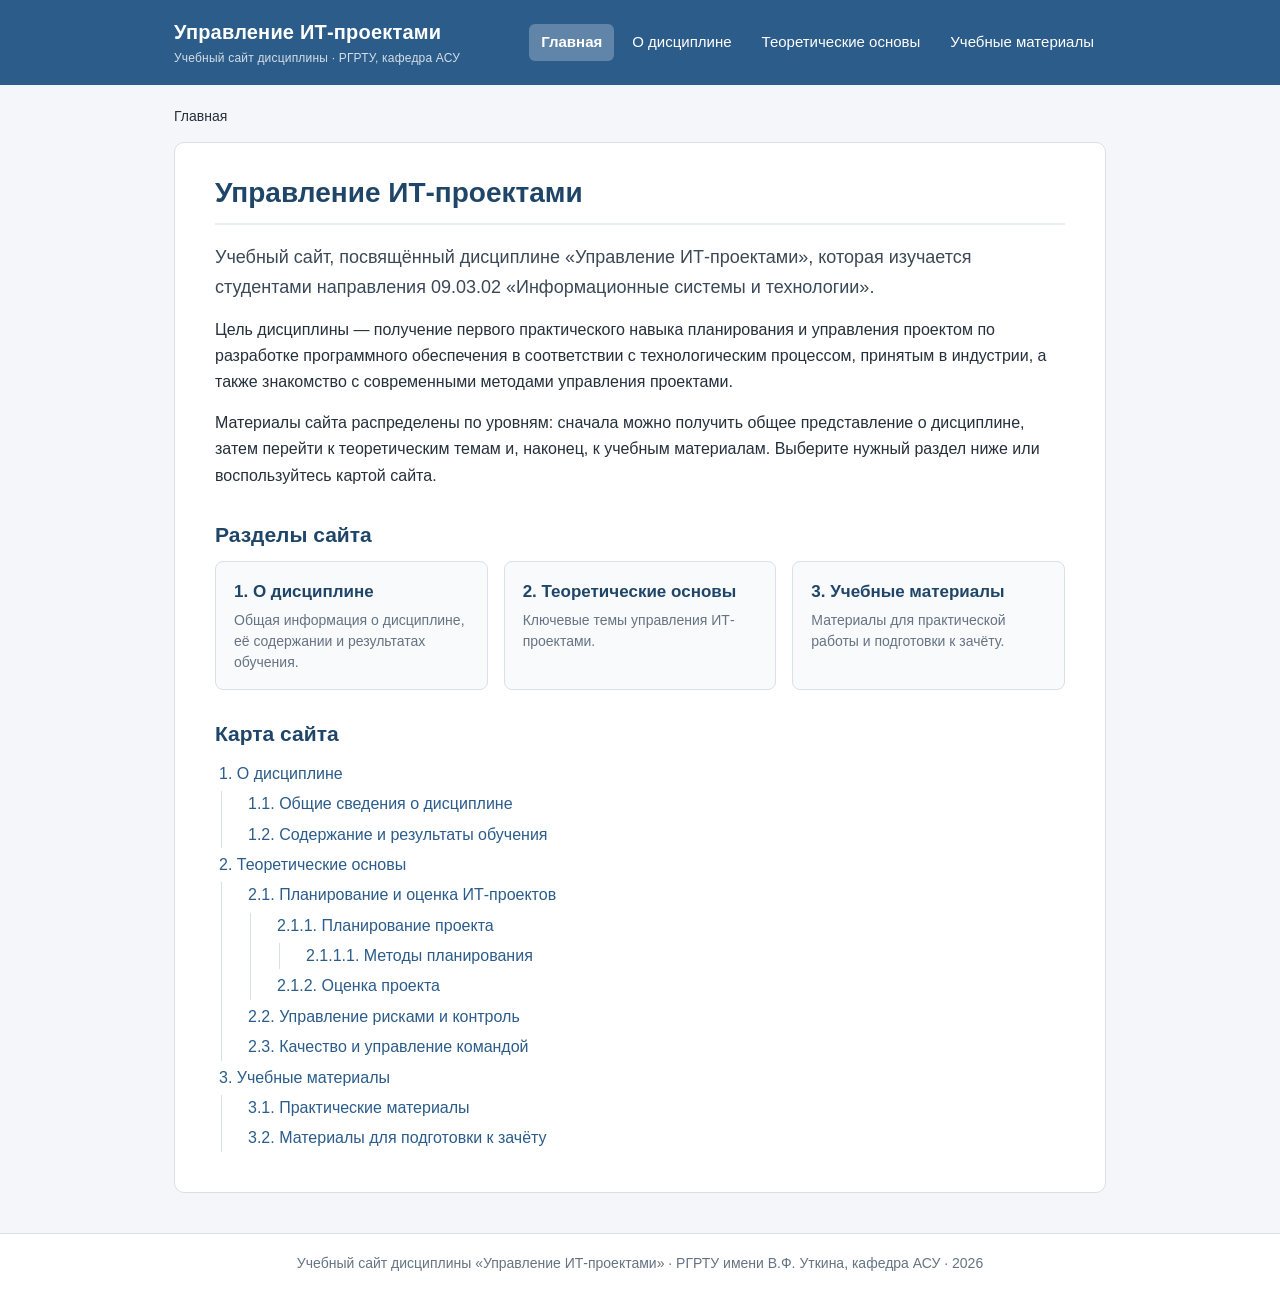
<file: index.html>
<!DOCTYPE html>
<html lang="ru">
<head>
  <meta charset="UTF-8">
  <meta name="viewport" content="width=device-width, initial-scale=1.0">
  <title>Главная — Управление ИТ-проектами</title>
  <link rel="stylesheet" href="css/style.css">
</head>
<body data-page="home" data-root="">
  <header class="site-header" id="site-header"></header>

  <div class="container">
    <nav class="breadcrumbs" id="breadcrumbs" aria-label="Навигационная цепочка"></nav>

    <main class="content">
      <h1>Управление ИТ-проектами</h1>

      <p class="lead">Учебный сайт, посвящённый дисциплине «Управление ИТ-проектами», которая изучается студентами направления 09.03.02 «Информационные системы и технологии».</p>
      <p>Цель дисциплины — получение первого практического навыка планирования и управления проектом по разработке программного обеспечения в соответствии с технологическим процессом, принятым в индустрии, а также знакомство с современными методами управления проектами.</p>
      <p>Материалы сайта распределены по уровням: сначала можно получить общее представление о дисциплине, затем перейти к теоретическим темам и, наконец, к учебным материалам. Выберите нужный раздел ниже или воспользуйтесь картой сайта.</p>


      <noscript>
        <p class="js-error">Для работы навигации по сайту необходимо включить JavaScript в браузере.</p>
      </noscript>

      <div id="page-nav"></div>
      <section>
        <h2>Карта сайта</h2>
        <div id="sitemap"></div>
      </section>
    </main>
  </div>

  <footer class="site-footer">
    Учебный сайт дисциплины «Управление ИТ-проектами» · РГРТУ имени В.Ф. Уткина, кафедра АСУ · 2026
  </footer>

  <script src="js/script.js"></script>
</body>
</html>
</file>
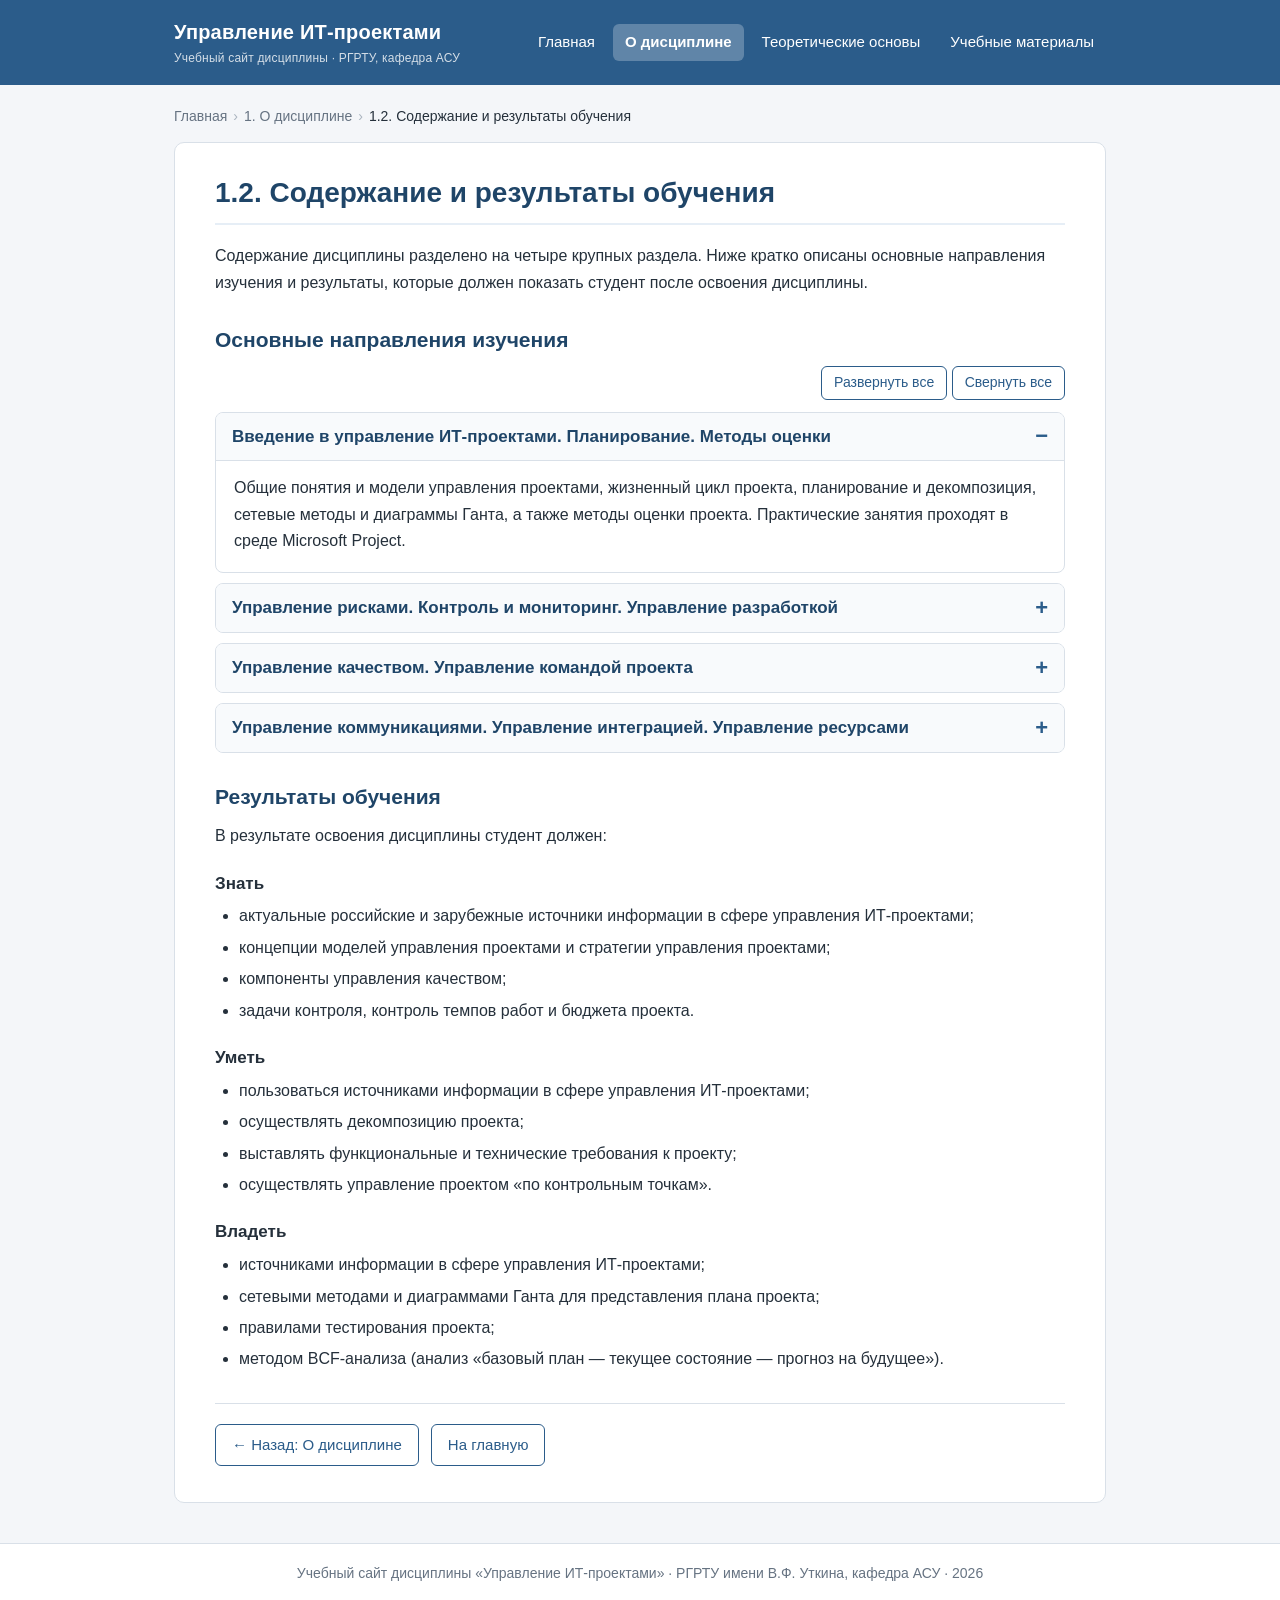
<file: pages/about-content.html>
<!DOCTYPE html>
<html lang="ru">
<head>
  <meta charset="UTF-8">
  <meta name="viewport" content="width=device-width, initial-scale=1.0">
  <title>Содержание и результаты обучения — Управление ИТ-проектами</title>
  <link rel="stylesheet" href="../css/style.css">
</head>
<body data-page="about-content" data-root="../">
  <header class="site-header" id="site-header"></header>

  <div class="container">
    <nav class="breadcrumbs" id="breadcrumbs" aria-label="Навигационная цепочка"></nav>

    <main class="content">
      <h1>1.2. Содержание и результаты обучения</h1>

      <p>Содержание дисциплины разделено на четыре крупных раздела. Ниже кратко описаны основные направления изучения и результаты, которые должен показать студент после освоения дисциплины.</p>

      <h2>Основные направления изучения</h2>
      <div class="spoiler-tools" id="spoiler-tools"></div>

      <section class="spoiler" data-open="true">
        <h3 class="spoiler-title">Введение в управление ИТ-проектами. Планирование. Методы оценки</h3>
        <div class="spoiler-body">
          <p>Общие понятия и модели управления проектами, жизненный цикл проекта, планирование и декомпозиция, сетевые методы и диаграммы Ганта, а также методы оценки проекта. Практические занятия проходят в среде Microsoft Project.</p>
        </div>
      </section>

      <section class="spoiler">
        <h3 class="spoiler-title">Управление рисками. Контроль и мониторинг. Управление разработкой</h3>
        <div class="spoiler-body">
          <p>Идентификация и оценка рисков, стратегии управления ими, контроль темпов работ и бюджета проекта, метод освоенного объёма, подстраховка и буфер проекта.</p>
        </div>
      </section>

      <section class="spoiler">
        <h3 class="spoiler-title">Управление качеством. Управление командой проекта</h3>
        <div class="spoiler-body">
          <p>Планирование качества, требования и критерии приемлемости, тестирование, циклы Шухарта и Деминга; стадии развития команды, лидерство, мотивация, рабочие стили и обратная связь.</p>
        </div>
      </section>

      <section class="spoiler">
        <h3 class="spoiler-title">Управление коммуникациями. Управление интеграцией. Управление ресурсами</h3>
        <div class="spoiler-body">
          <p>Заинтересованные лица и план коммуникаций, системы управления задачами, системы контроля версий (в том числе Git), типы ресурсов и их балансировка с сетевым планом.</p>
        </div>
      </section>

      <h2>Результаты обучения</h2>
      <p>В результате освоения дисциплины студент должен:</p>

      <h3>Знать</h3>
      <ul>
        <li>актуальные российские и зарубежные источники информации в сфере управления ИТ-проектами;</li>
        <li>концепции моделей управления проектами и стратегии управления проектами;</li>
        <li>компоненты управления качеством;</li>
        <li>задачи контроля, контроль темпов работ и бюджета проекта.</li>
      </ul>

      <h3>Уметь</h3>
      <ul>
        <li>пользоваться источниками информации в сфере управления ИТ-проектами;</li>
        <li>осуществлять декомпозицию проекта;</li>
        <li>выставлять функциональные и технические требования к проекту;</li>
        <li>осуществлять управление проектом «по контрольным точкам».</li>
      </ul>

      <h3>Владеть</h3>
      <ul>
        <li>источниками информации в сфере управления ИТ-проектами;</li>
        <li>сетевыми методами и диаграммами Ганта для представления плана проекта;</li>
        <li>правилами тестирования проекта;</li>
        <li>методом BCF-анализа (анализ «базовый план — текущее состояние — прогноз на будущее»).</li>
      </ul>

      <noscript>
        <p class="js-error">Для работы навигации по сайту необходимо включить JavaScript в браузере.</p>
      </noscript>

      <div id="page-nav"></div>

    </main>
  </div>

  <footer class="site-footer">
    Учебный сайт дисциплины «Управление ИТ-проектами» · РГРТУ имени В.Ф. Уткина, кафедра АСУ · 2026
  </footer>

  <script src="../js/script.js"></script>
</body>
</html>
</file>
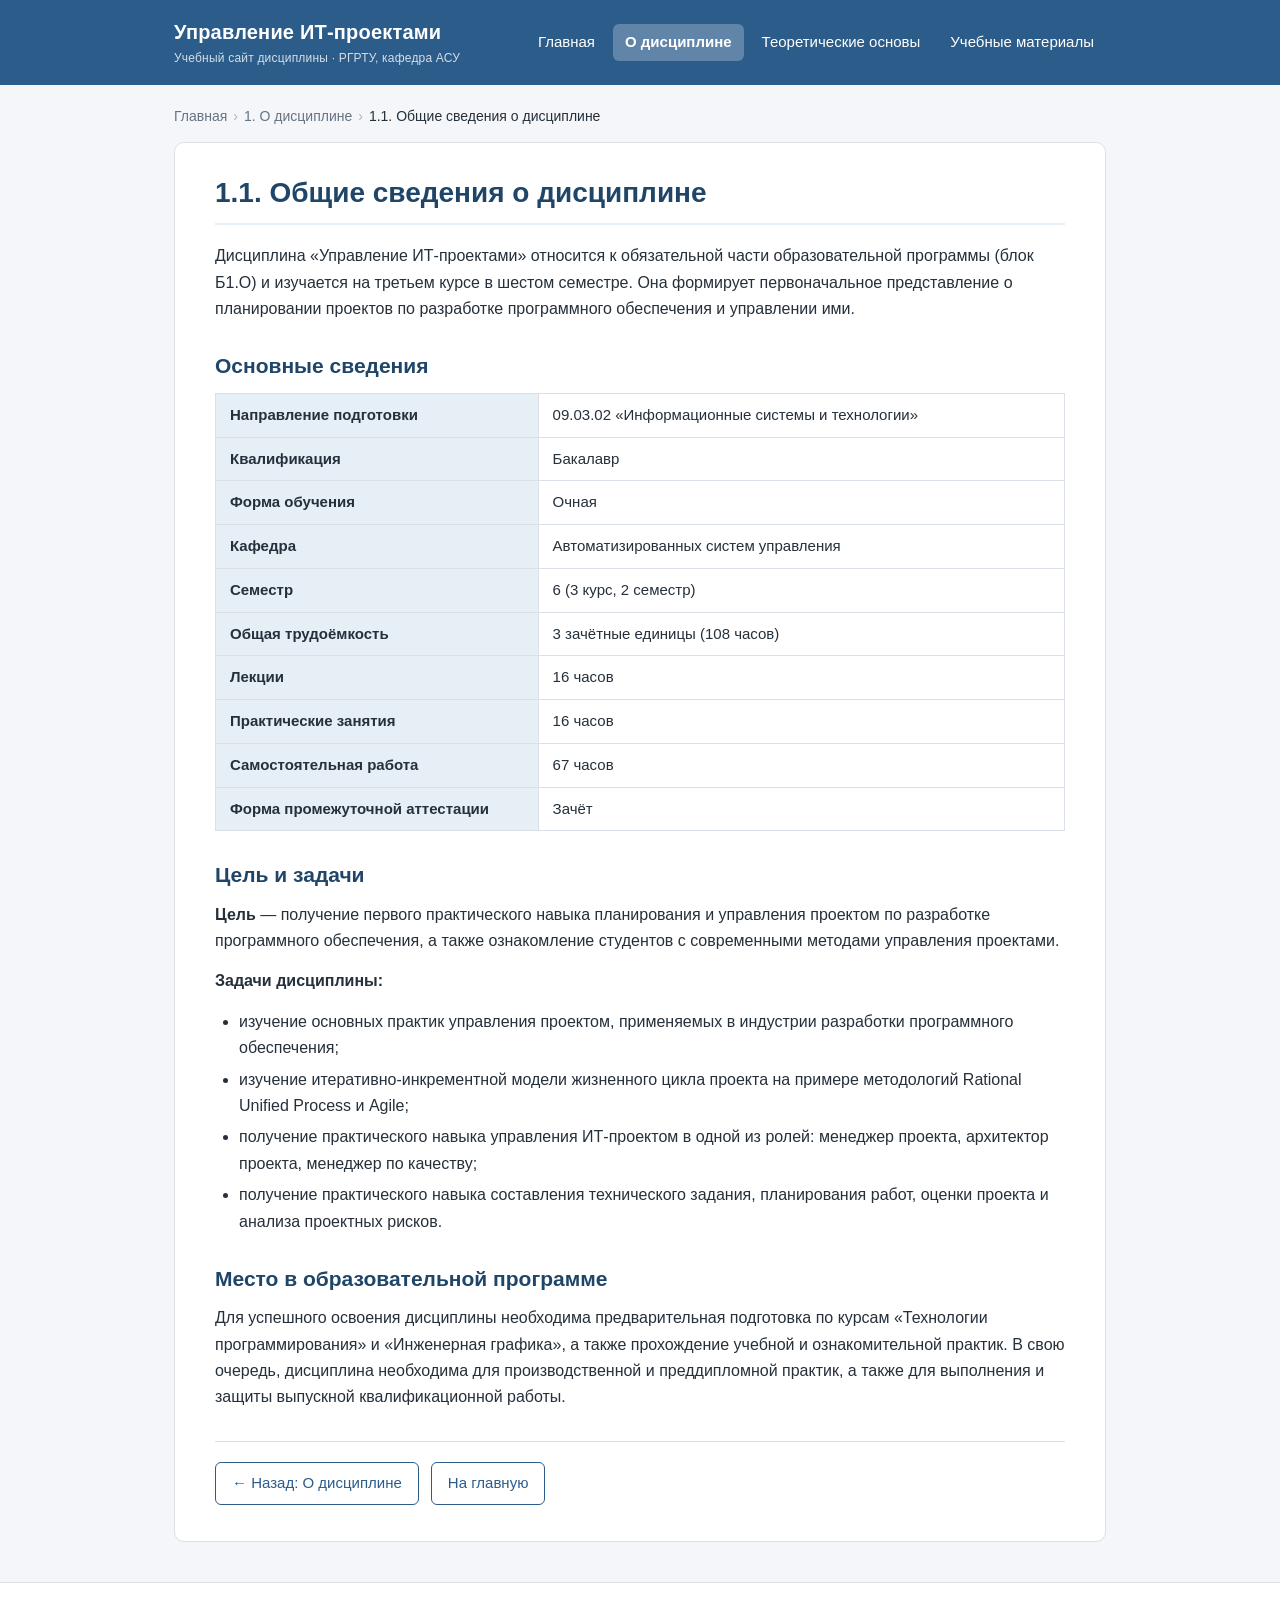
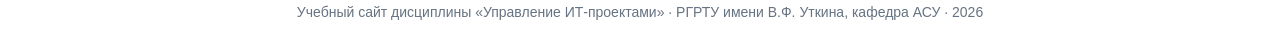
<file: pages/about-general.html>
<!DOCTYPE html>
<html lang="ru">
<head>
  <meta charset="UTF-8">
  <meta name="viewport" content="width=device-width, initial-scale=1.0">
  <title>Общие сведения о дисциплине — Управление ИТ-проектами</title>
  <link rel="stylesheet" href="../css/style.css">
</head>
<body data-page="about-general" data-root="../">
  <header class="site-header" id="site-header"></header>

  <div class="container">
    <nav class="breadcrumbs" id="breadcrumbs" aria-label="Навигационная цепочка"></nav>

    <main class="content">
      <h1>1.1. Общие сведения о дисциплине</h1>

      <p>Дисциплина «Управление ИТ-проектами» относится к обязательной части образовательной программы (блок Б1.О) и изучается на третьем курсе в шестом семестре. Она формирует первоначальное представление о планировании проектов по разработке программного обеспечения и управлении ими.</p>

      <h2>Основные сведения</h2>
      <table class="facts">
        <tr><th>Направление подготовки</th><td>09.03.02 «Информационные системы и технологии»</td></tr>
        <tr><th>Квалификация</th><td>Бакалавр</td></tr>
        <tr><th>Форма обучения</th><td>Очная</td></tr>
        <tr><th>Кафедра</th><td>Автоматизированных систем управления</td></tr>
        <tr><th>Семестр</th><td>6 (3 курс, 2 семестр)</td></tr>
        <tr><th>Общая трудоёмкость</th><td>3 зачётные единицы (108 часов)</td></tr>
        <tr><th>Лекции</th><td>16 часов</td></tr>
        <tr><th>Практические занятия</th><td>16 часов</td></tr>
        <tr><th>Самостоятельная работа</th><td>67 часов</td></tr>
        <tr><th>Форма промежуточной аттестации</th><td>Зачёт</td></tr>
      </table>

      <h2>Цель и задачи</h2>
      <p><strong>Цель</strong> — получение первого практического навыка планирования и управления проектом по разработке программного обеспечения, а также ознакомление студентов с современными методами управления проектами.</p>
      <p><strong>Задачи дисциплины:</strong></p>
      <ul>
        <li>изучение основных практик управления проектом, применяемых в индустрии разработки программного обеспечения;</li>
        <li>изучение итеративно-инкрементной модели жизненного цикла проекта на примере методологий Rational Unified Process и Agile;</li>
        <li>получение практического навыка управления ИТ-проектом в одной из ролей: менеджер проекта, архитектор проекта, менеджер по качеству;</li>
        <li>получение практического навыка составления технического задания, планирования работ, оценки проекта и анализа проектных рисков.</li>
      </ul>

      <h2>Место в образовательной программе</h2>
      <p>Для успешного освоения дисциплины необходима предварительная подготовка по курсам «Технологии программирования» и «Инженерная графика», а также прохождение учебной и ознакомительной практик. В свою очередь, дисциплина необходима для производственной и преддипломной практик, а также для выполнения и защиты выпускной квалификационной работы.</p>

      <noscript>
        <p class="js-error">Для работы навигации по сайту необходимо включить JavaScript в браузере.</p>
      </noscript>

      <div id="page-nav"></div>

    </main>
  </div>

  <footer class="site-footer">
    Учебный сайт дисциплины «Управление ИТ-проектами» · РГРТУ имени В.Ф. Уткина, кафедра АСУ · 2026
  </footer>

  <script src="../js/script.js"></script>
</body>
</html>
</file>
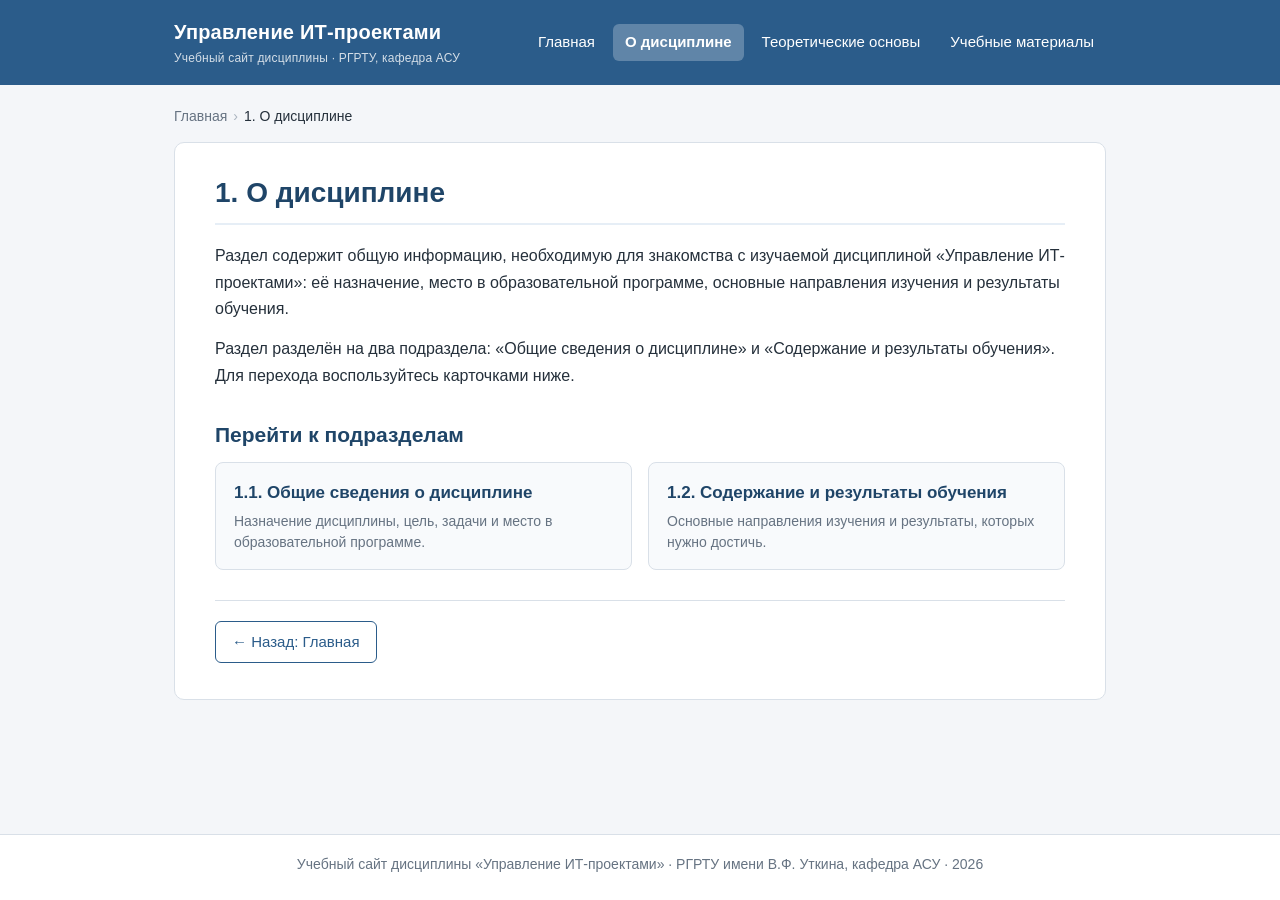
<file: pages/about.html>
<!DOCTYPE html>
<html lang="ru">
<head>
  <meta charset="UTF-8">
  <meta name="viewport" content="width=device-width, initial-scale=1.0">
  <title>О дисциплине — Управление ИТ-проектами</title>
  <link rel="stylesheet" href="../css/style.css">
</head>
<body data-page="about" data-root="../">
  <header class="site-header" id="site-header"></header>

  <div class="container">
    <nav class="breadcrumbs" id="breadcrumbs" aria-label="Навигационная цепочка"></nav>

    <main class="content">
      <h1>1. О дисциплине</h1>

      <p>Раздел содержит общую информацию, необходимую для знакомства с изучаемой дисциплиной «Управление ИТ-проектами»: её назначение, место в образовательной программе, основные направления изучения и результаты обучения.</p>
      <p>Раздел разделён на два подраздела: «Общие сведения о дисциплине» и «Содержание и результаты обучения». Для перехода воспользуйтесь карточками ниже.</p>

      <noscript>
        <p class="js-error">Для работы навигации по сайту необходимо включить JavaScript в браузере.</p>
      </noscript>

      <div id="page-nav"></div>

    </main>
  </div>

  <footer class="site-footer">
    Учебный сайт дисциплины «Управление ИТ-проектами» · РГРТУ имени В.Ф. Уткина, кафедра АСУ · 2026
  </footer>

  <script src="../js/script.js"></script>
</body>
</html>
</file>
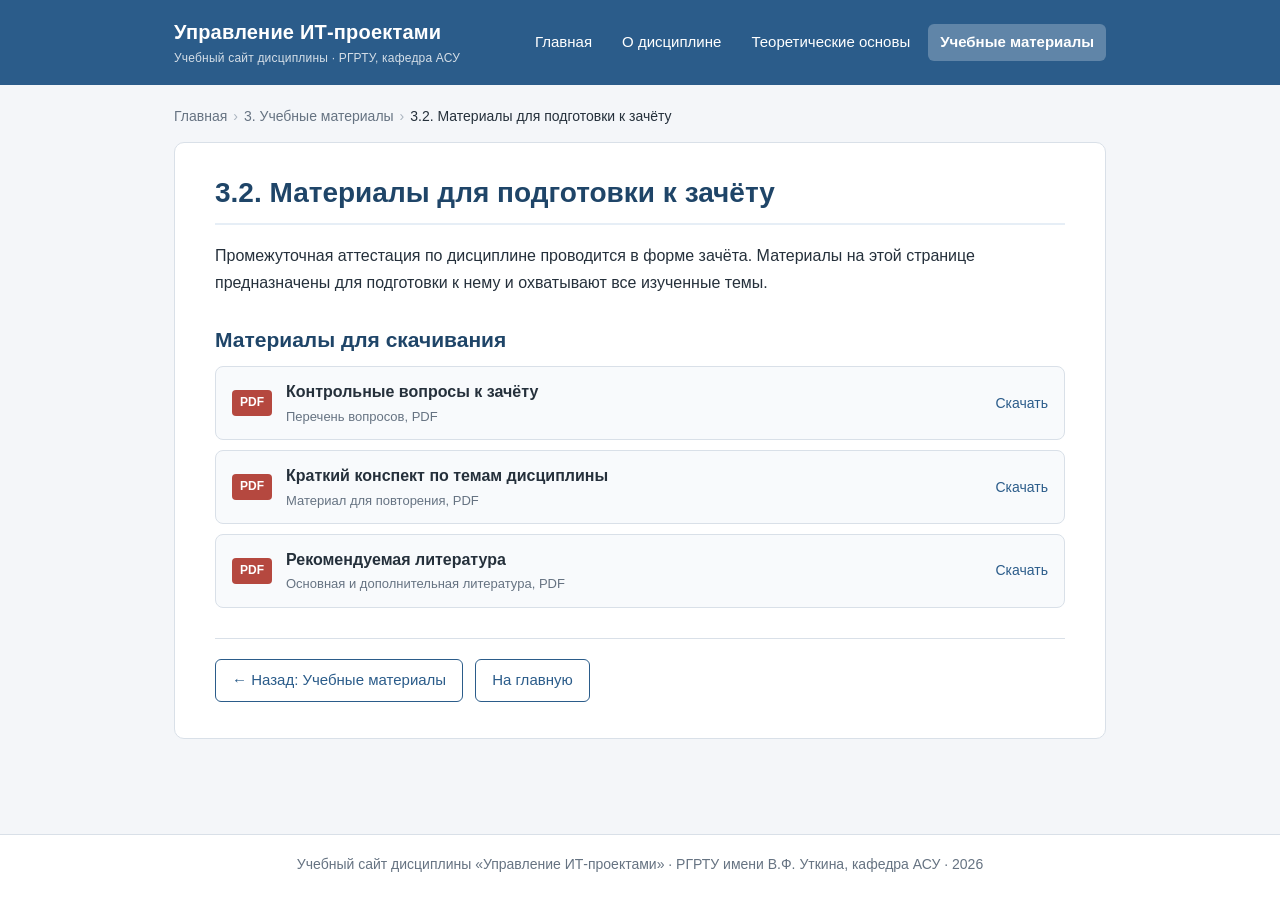
<file: pages/materials-exam.html>
<!DOCTYPE html>
<html lang="ru">
<head>
  <meta charset="UTF-8">
  <meta name="viewport" content="width=device-width, initial-scale=1.0">
  <title>Материалы для подготовки к зачёту — Управление ИТ-проектами</title>
  <link rel="stylesheet" href="../css/style.css">
</head>
<body data-page="materials-exam" data-root="../">
  <header class="site-header" id="site-header"></header>

  <div class="container">
    <nav class="breadcrumbs" id="breadcrumbs" aria-label="Навигационная цепочка"></nav>

    <main class="content">
      <h1>3.2. Материалы для подготовки к зачёту</h1>

      <p>Промежуточная аттестация по дисциплине проводится в форме зачёта. Материалы на этой странице предназначены для подготовки к нему и охватывают все изученные темы.</p>

      <h2>Материалы для скачивания</h2>
      <ul class="files">
        <li>
          <a class="file-link" href="../files/exam-questions.pdf" download>
            <span class="file-badge">PDF</span>
            <span class="file-name">Контрольные вопросы к зачёту<span class="file-hint">Перечень вопросов, PDF</span></span>
            <span class="file-action">Скачать</span>
          </a>
        </li>
        <li>
          <a class="file-link" href="../files/exam-summary.pdf" download>
            <span class="file-badge">PDF</span>
            <span class="file-name">Краткий конспект по темам дисциплины<span class="file-hint">Материал для повторения, PDF</span></span>
            <span class="file-action">Скачать</span>
          </a>
        </li>
        <li>
          <a class="file-link" href="../files/literature.pdf" download>
            <span class="file-badge">PDF</span>
            <span class="file-name">Рекомендуемая литература<span class="file-hint">Основная и дополнительная литература, PDF</span></span>
            <span class="file-action">Скачать</span>
          </a>
        </li>
      </ul>

      <noscript>
        <p class="js-error">Для работы навигации по сайту необходимо включить JavaScript в браузере.</p>
      </noscript>

      <div id="page-nav"></div>

    </main>
  </div>

  <footer class="site-footer">
    Учебный сайт дисциплины «Управление ИТ-проектами» · РГРТУ имени В.Ф. Уткина, кафедра АСУ · 2026
  </footer>

  <script src="../js/script.js"></script>
</body>
</html>
</file>
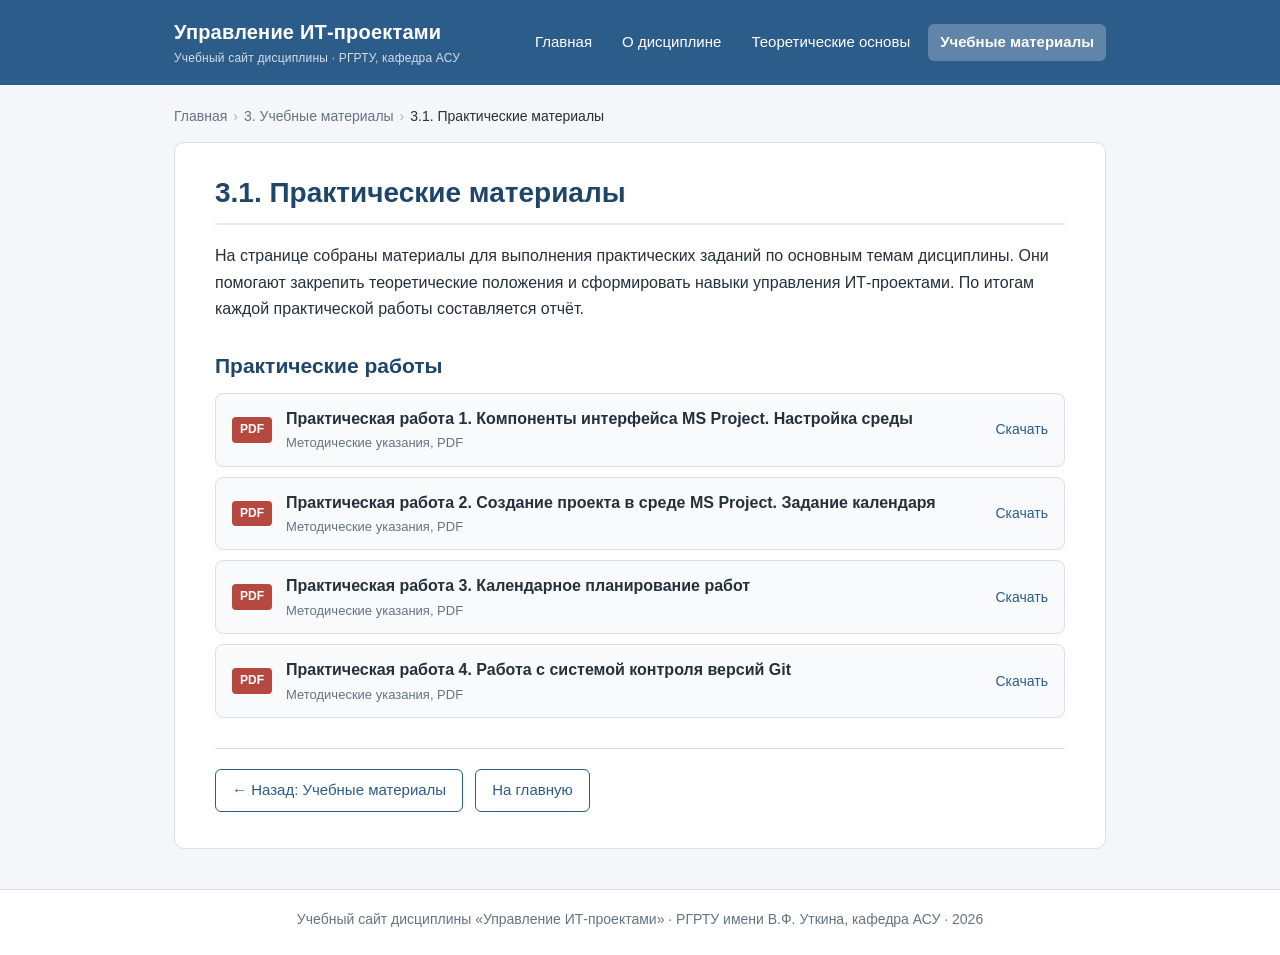
<file: pages/materials-practice.html>
<!DOCTYPE html>
<html lang="ru">
<head>
  <meta charset="UTF-8">
  <meta name="viewport" content="width=device-width, initial-scale=1.0">
  <title>Практические материалы — Управление ИТ-проектами</title>
  <link rel="stylesheet" href="../css/style.css">
</head>
<body data-page="materials-practice" data-root="../">
  <header class="site-header" id="site-header"></header>

  <div class="container">
    <nav class="breadcrumbs" id="breadcrumbs" aria-label="Навигационная цепочка"></nav>

    <main class="content">
      <h1>3.1. Практические материалы</h1>

      <p>На странице собраны материалы для выполнения практических заданий по основным темам дисциплины. Они помогают закрепить теоретические положения и сформировать навыки управления ИТ-проектами. По итогам каждой практической работы составляется отчёт.</p>

      <h2>Практические работы</h2>
      <ul class="files">
        <li>
          <a class="file-link" href="../files/practice-1.pdf" download>
            <span class="file-badge">PDF</span>
            <span class="file-name">Практическая работа 1. Компоненты интерфейса MS Project. Настройка среды<span class="file-hint">Методические указания, PDF</span></span>
            <span class="file-action">Скачать</span>
          </a>
        </li>
        <li>
          <a class="file-link" href="../files/practice-2.pdf" download>
            <span class="file-badge">PDF</span>
            <span class="file-name">Практическая работа 2. Создание проекта в среде MS Project. Задание календаря<span class="file-hint">Методические указания, PDF</span></span>
            <span class="file-action">Скачать</span>
          </a>
        </li>
        <li>
          <a class="file-link" href="../files/practice-3.pdf" download>
            <span class="file-badge">PDF</span>
            <span class="file-name">Практическая работа 3. Календарное планирование работ<span class="file-hint">Методические указания, PDF</span></span>
            <span class="file-action">Скачать</span>
          </a>
        </li>
        <li>
          <a class="file-link" href="../files/practice-4.pdf" download>
            <span class="file-badge">PDF</span>
            <span class="file-name">Практическая работа 4. Работа с системой контроля версий Git<span class="file-hint">Методические указания, PDF</span></span>
            <span class="file-action">Скачать</span>
          </a>
        </li>
      </ul>

      <noscript>
        <p class="js-error">Для работы навигации по сайту необходимо включить JavaScript в браузере.</p>
      </noscript>

      <div id="page-nav"></div>

    </main>
  </div>

  <footer class="site-footer">
    Учебный сайт дисциплины «Управление ИТ-проектами» · РГРТУ имени В.Ф. Уткина, кафедра АСУ · 2026
  </footer>

  <script src="../js/script.js"></script>
</body>
</html>
</file>
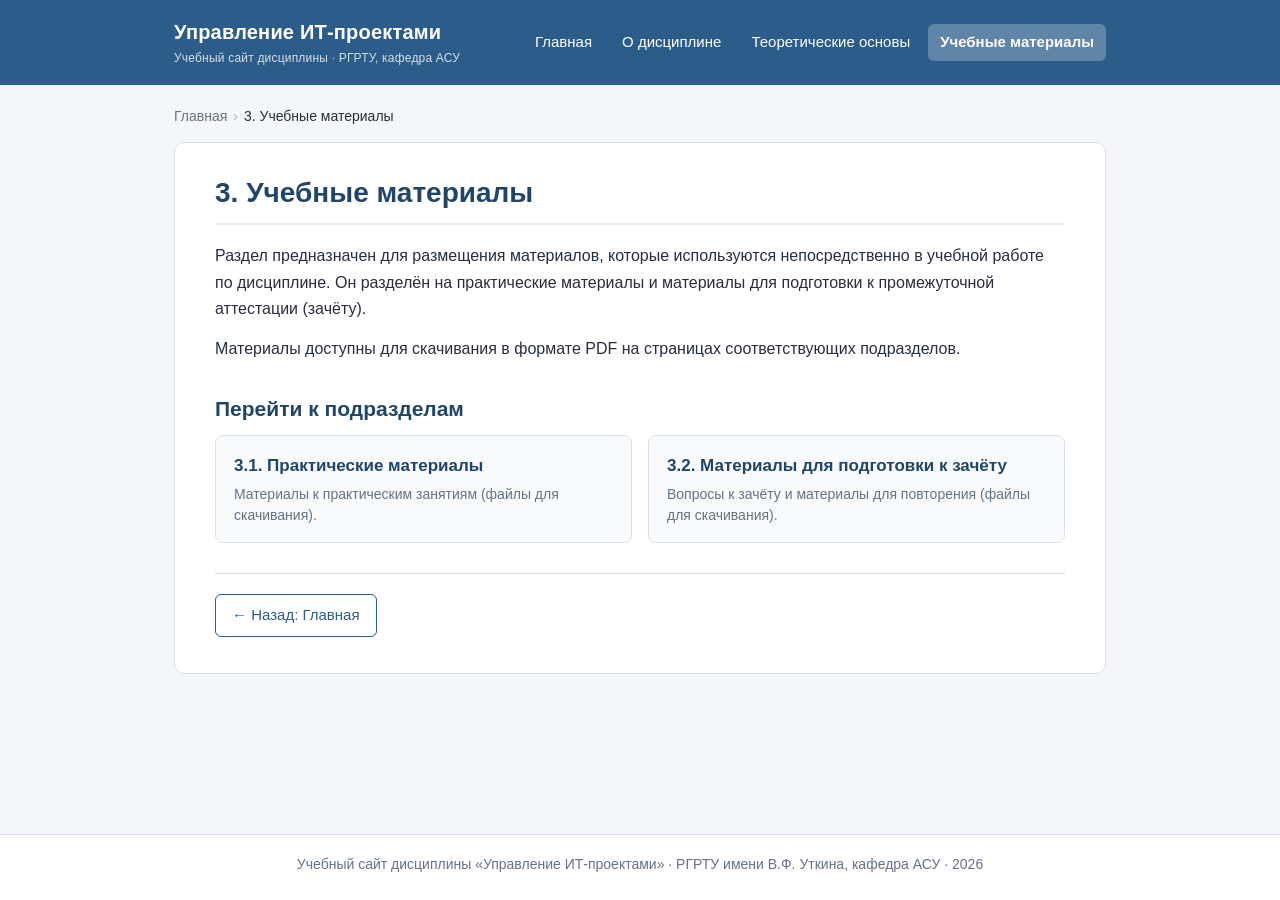
<file: pages/materials.html>
<!DOCTYPE html>
<html lang="ru">
<head>
  <meta charset="UTF-8">
  <meta name="viewport" content="width=device-width, initial-scale=1.0">
  <title>Учебные материалы — Управление ИТ-проектами</title>
  <link rel="stylesheet" href="../css/style.css">
</head>
<body data-page="materials" data-root="../">
  <header class="site-header" id="site-header"></header>

  <div class="container">
    <nav class="breadcrumbs" id="breadcrumbs" aria-label="Навигационная цепочка"></nav>

    <main class="content">
      <h1>3. Учебные материалы</h1>

      <p>Раздел предназначен для размещения материалов, которые используются непосредственно в учебной работе по дисциплине. Он разделён на практические материалы и материалы для подготовки к промежуточной аттестации (зачёту).</p>
      <p>Материалы доступны для скачивания в формате PDF на страницах соответствующих подразделов.</p>

      <noscript>
        <p class="js-error">Для работы навигации по сайту необходимо включить JavaScript в браузере.</p>
      </noscript>

      <div id="page-nav"></div>

    </main>
  </div>

  <footer class="site-footer">
    Учебный сайт дисциплины «Управление ИТ-проектами» · РГРТУ имени В.Ф. Уткина, кафедра АСУ · 2026
  </footer>

  <script src="../js/script.js"></script>
</body>
</html>
</file>
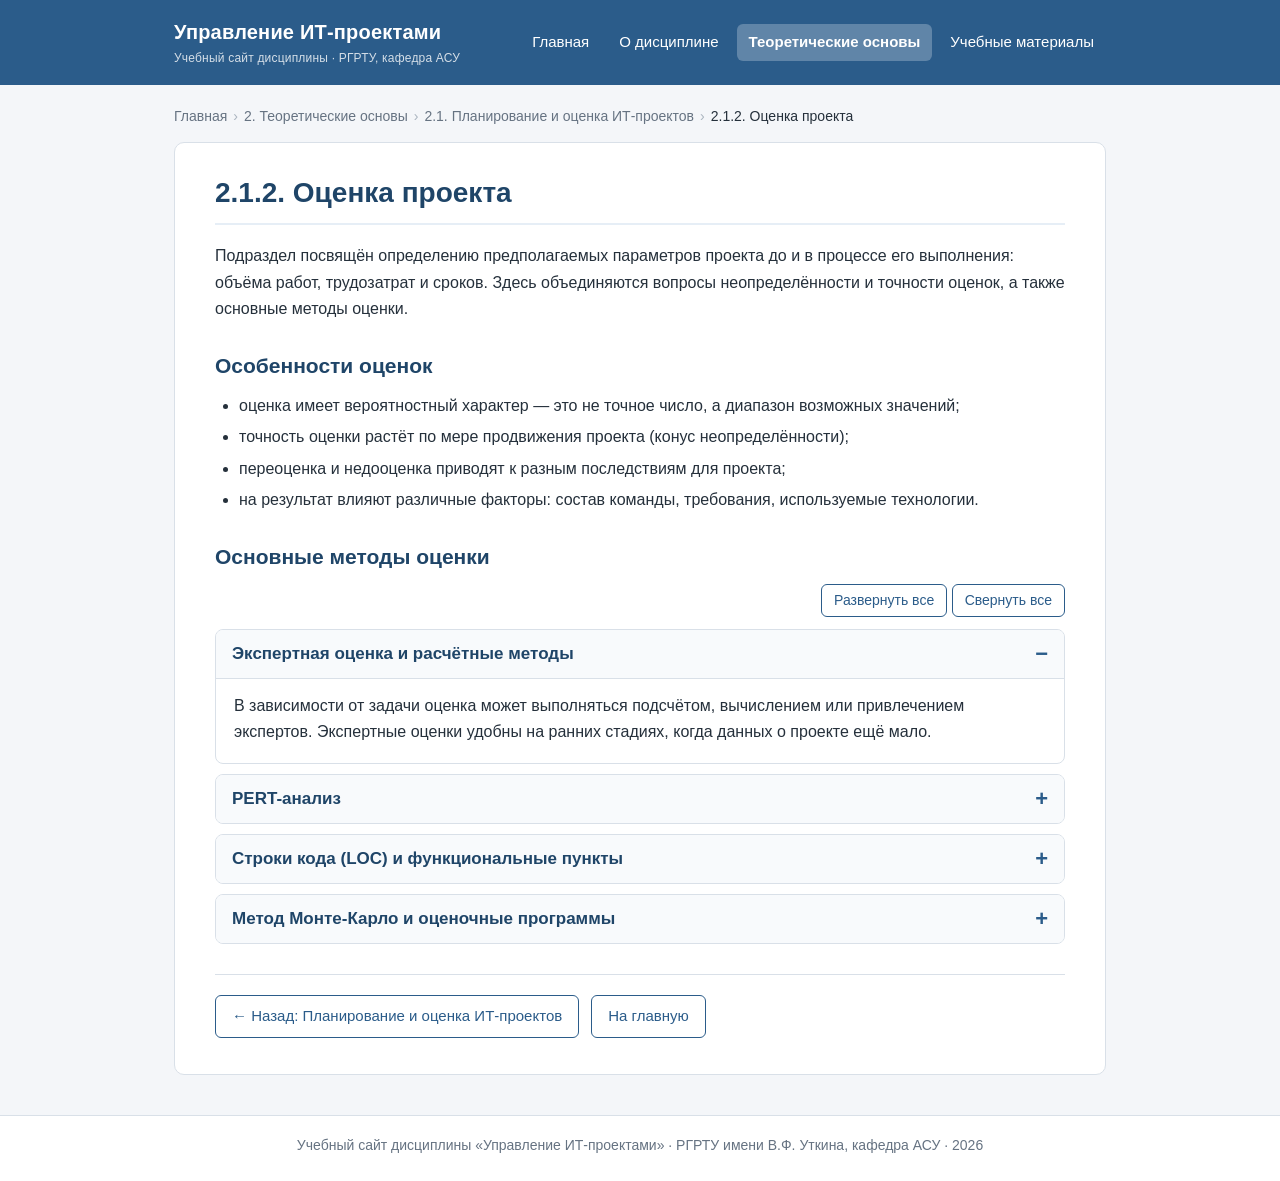
<file: pages/theory-planning-estimation.html>
<!DOCTYPE html>
<html lang="ru">
<head>
  <meta charset="UTF-8">
  <meta name="viewport" content="width=device-width, initial-scale=1.0">
  <title>Оценка проекта — Управление ИТ-проектами</title>
  <link rel="stylesheet" href="../css/style.css">
</head>
<body data-page="theory-planning-estimation" data-root="../">
  <header class="site-header" id="site-header"></header>

  <div class="container">
    <nav class="breadcrumbs" id="breadcrumbs" aria-label="Навигационная цепочка"></nav>

    <main class="content">
      <h1>2.1.2. Оценка проекта</h1>

      <p>Подраздел посвящён определению предполагаемых параметров проекта до и в процессе его выполнения: объёма работ, трудозатрат и сроков. Здесь объединяются вопросы неопределённости и точности оценок, а также основные методы оценки.</p>

      <h2>Особенности оценок</h2>
      <ul>
        <li>оценка имеет вероятностный характер — это не точное число, а диапазон возможных значений;</li>
        <li>точность оценки растёт по мере продвижения проекта (конус неопределённости);</li>
        <li>переоценка и недооценка приводят к разным последствиям для проекта;</li>
        <li>на результат влияют различные факторы: состав команды, требования, используемые технологии.</li>
      </ul>

      <h2>Основные методы оценки</h2>
      <div class="spoiler-tools" id="spoiler-tools"></div>

      <section class="spoiler" data-open="true">
        <h3 class="spoiler-title">Экспертная оценка и расчётные методы</h3>
        <div class="spoiler-body">
          <p>В зависимости от задачи оценка может выполняться подсчётом, вычислением или привлечением экспертов. Экспертные оценки удобны на ранних стадиях, когда данных о проекте ещё мало.</p>
        </div>
      </section>

      <section class="spoiler">
        <h3 class="spoiler-title">PERT-анализ</h3>
        <div class="spoiler-body">
          <p>Для работы задаются оптимистичная (O), наиболее вероятная (M) и пессимистичная (P) оценки. Ожидаемая продолжительность вычисляется как взвешенное среднее: (O + 4·M + P) / 6.</p>
        </div>
      </section>

      <section class="spoiler">
        <h3 class="spoiler-title">Строки кода (LOC) и функциональные пункты</h3>
        <div class="spoiler-body">
          <p>Объём программного продукта может оцениваться по числу строк программного кода или по функциональным пунктам. Для получения трудозатрат функциональные пункты переводятся в объём человеко-часов.</p>
        </div>
      </section>

      <section class="spoiler">
        <h3 class="spoiler-title">Метод Монте-Карло и оценочные программы</h3>
        <div class="spoiler-body">
          <p>Анализ Монте-Карло основан на многократном моделировании хода проекта со случайными значениями параметров и позволяет оценить вероятность завершения проекта в заданный срок. Для расчётов используются специализированные оценочные программы. Оценка сроков может выполняться, в частности, по формуле Боэма.</p>
        </div>
      </section>

      <noscript>
        <p class="js-error">Для работы навигации по сайту необходимо включить JavaScript в браузере.</p>
      </noscript>

      <div id="page-nav"></div>

    </main>
  </div>

  <footer class="site-footer">
    Учебный сайт дисциплины «Управление ИТ-проектами» · РГРТУ имени В.Ф. Уткина, кафедра АСУ · 2026
  </footer>

  <script src="../js/script.js"></script>
</body>
</html>
</file>
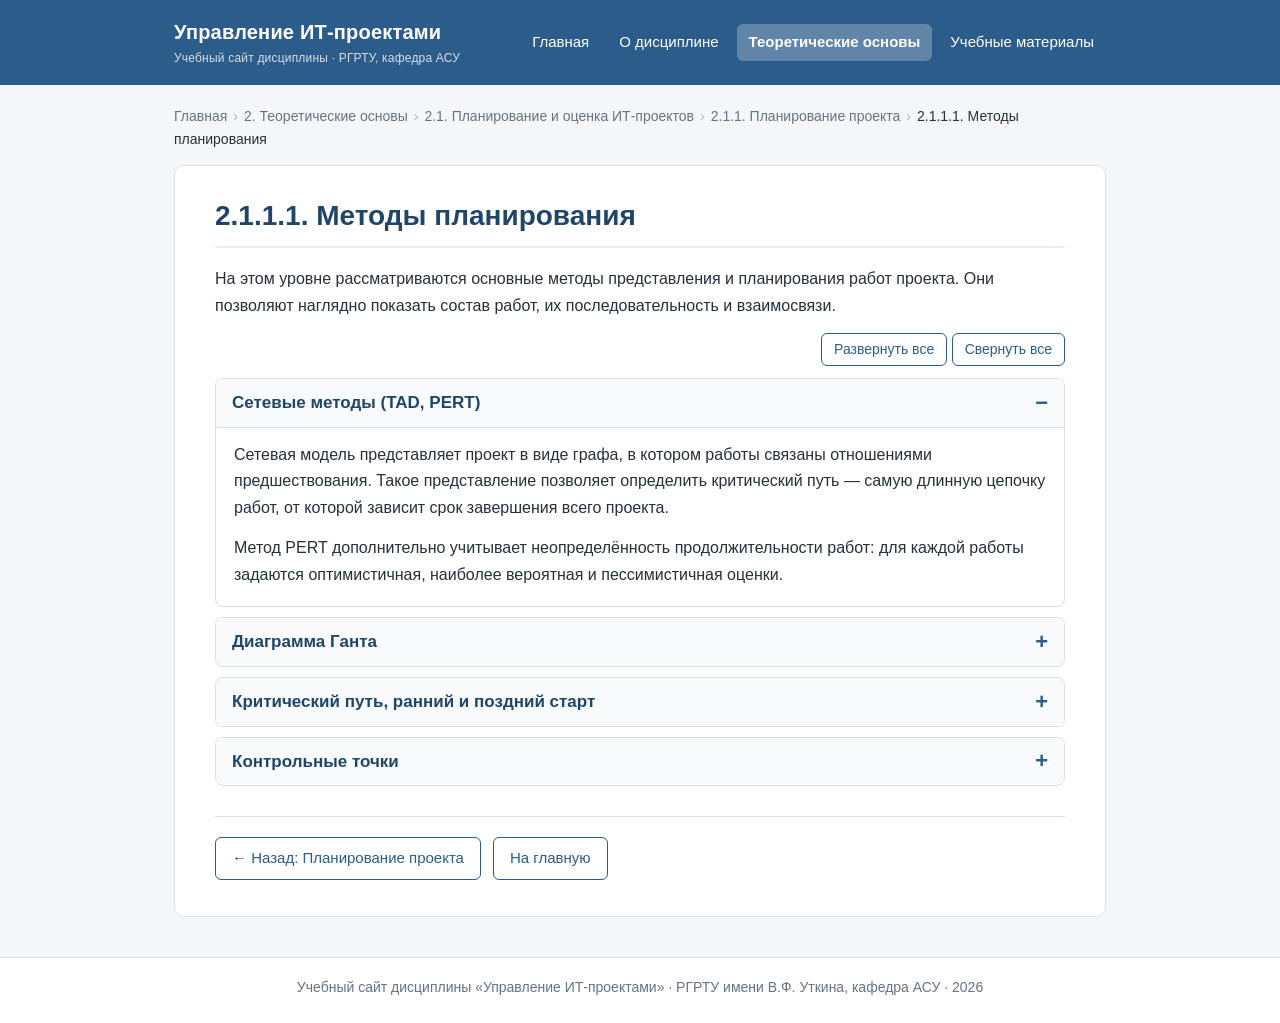
<file: pages/theory-planning-methods.html>
<!DOCTYPE html>
<html lang="ru">
<head>
  <meta charset="UTF-8">
  <meta name="viewport" content="width=device-width, initial-scale=1.0">
  <title>Методы планирования — Управление ИТ-проектами</title>
  <link rel="stylesheet" href="../css/style.css">
</head>
<body data-page="theory-planning-methods" data-root="../">
  <header class="site-header" id="site-header"></header>

  <div class="container">
    <nav class="breadcrumbs" id="breadcrumbs" aria-label="Навигационная цепочка"></nav>

    <main class="content">
      <h1>2.1.1.1. Методы планирования</h1>

      <p>На этом уровне рассматриваются основные методы представления и планирования работ проекта. Они позволяют наглядно показать состав работ, их последовательность и взаимосвязи.</p>

      <div class="spoiler-tools" id="spoiler-tools"></div>

      <section class="spoiler" data-open="true">
        <h3 class="spoiler-title">Сетевые методы (TAD, PERT)</h3>
        <div class="spoiler-body">
          <p>Сетевая модель представляет проект в виде графа, в котором работы связаны отношениями предшествования. Такое представление позволяет определить критический путь — самую длинную цепочку работ, от которой зависит срок завершения всего проекта.</p>
          <p>Метод PERT дополнительно учитывает неопределённость продолжительности работ: для каждой работы задаются оптимистичная, наиболее вероятная и пессимистичная оценки.</p>
        </div>
      </section>

      <section class="spoiler">
        <h3 class="spoiler-title">Диаграмма Ганта</h3>
        <div class="spoiler-body">
          <p>Диаграмма Ганта показывает работы проекта в виде горизонтальных отрезков на временной шкале. По ней удобно видеть сроки начала и окончания работ, их длительность и последовательность выполнения. Именно этот способ представления плана используется в Microsoft Project.</p>
        </div>
      </section>

      <section class="spoiler">
        <h3 class="spoiler-title">Критический путь, ранний и поздний старт</h3>
        <div class="spoiler-body">
          <p>Ранний старт — самая ранняя возможная дата начала работы, поздний старт — самая поздняя дата, при которой срок проекта не сдвигается. Разница между ними показывает запас времени работы. У работ критического пути такого запаса нет.</p>
        </div>
      </section>

      <section class="spoiler">
        <h3 class="spoiler-title">Контрольные точки</h3>
        <div class="spoiler-body">
          <p>Контрольные точки отмечают значимые события проекта (например, завершение этапа). Диаграмма контрольных событий позволяет отслеживать ход проекта по ключевым результатам.</p>
        </div>
      </section>

      <noscript>
        <p class="js-error">Для работы навигации по сайту необходимо включить JavaScript в браузере.</p>
      </noscript>

      <div id="page-nav"></div>

    </main>
  </div>

  <footer class="site-footer">
    Учебный сайт дисциплины «Управление ИТ-проектами» · РГРТУ имени В.Ф. Уткина, кафедра АСУ · 2026
  </footer>

  <script src="../js/script.js"></script>
</body>
</html>
</file>
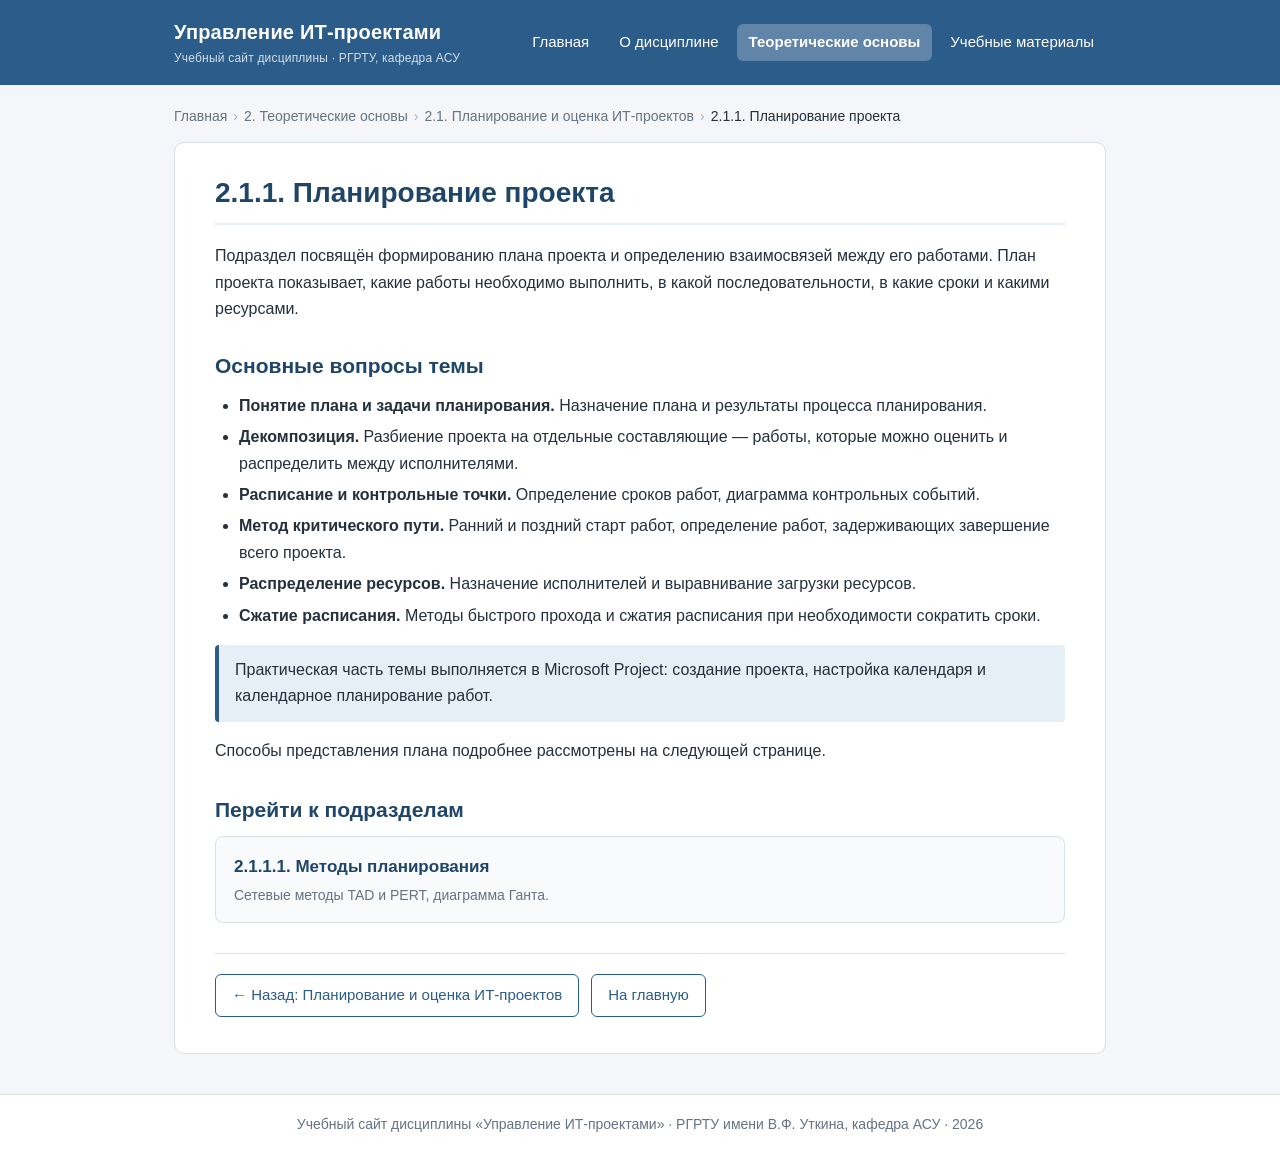
<file: pages/theory-planning-project.html>
<!DOCTYPE html>
<html lang="ru">
<head>
  <meta charset="UTF-8">
  <meta name="viewport" content="width=device-width, initial-scale=1.0">
  <title>Планирование проекта — Управление ИТ-проектами</title>
  <link rel="stylesheet" href="../css/style.css">
</head>
<body data-page="theory-planning-project" data-root="../">
  <header class="site-header" id="site-header"></header>

  <div class="container">
    <nav class="breadcrumbs" id="breadcrumbs" aria-label="Навигационная цепочка"></nav>

    <main class="content">
      <h1>2.1.1. Планирование проекта</h1>

      <p>Подраздел посвящён формированию плана проекта и определению взаимосвязей между его работами. План проекта показывает, какие работы необходимо выполнить, в какой последовательности, в какие сроки и какими ресурсами.</p>

      <h2>Основные вопросы темы</h2>
      <ul>
        <li><strong>Понятие плана и задачи планирования.</strong> Назначение плана и результаты процесса планирования.</li>
        <li><strong>Декомпозиция.</strong> Разбиение проекта на отдельные составляющие — работы, которые можно оценить и распределить между исполнителями.</li>
        <li><strong>Расписание и контрольные точки.</strong> Определение сроков работ, диаграмма контрольных событий.</li>
        <li><strong>Метод критического пути.</strong> Ранний и поздний старт работ, определение работ, задерживающих завершение всего проекта.</li>
        <li><strong>Распределение ресурсов.</strong> Назначение исполнителей и выравнивание загрузки ресурсов.</li>
        <li><strong>Сжатие расписания.</strong> Методы быстрого прохода и сжатия расписания при необходимости сократить сроки.</li>
      </ul>

      <div class="note">Практическая часть темы выполняется в Microsoft Project: создание проекта, настройка календаря и календарное планирование работ.</div>

      <p>Способы представления плана подробнее рассмотрены на следующей странице.</p>

      <noscript>
        <p class="js-error">Для работы навигации по сайту необходимо включить JavaScript в браузере.</p>
      </noscript>

      <div id="page-nav"></div>

    </main>
  </div>

  <footer class="site-footer">
    Учебный сайт дисциплины «Управление ИТ-проектами» · РГРТУ имени В.Ф. Уткина, кафедра АСУ · 2026
  </footer>

  <script src="../js/script.js"></script>
</body>
</html>
</file>
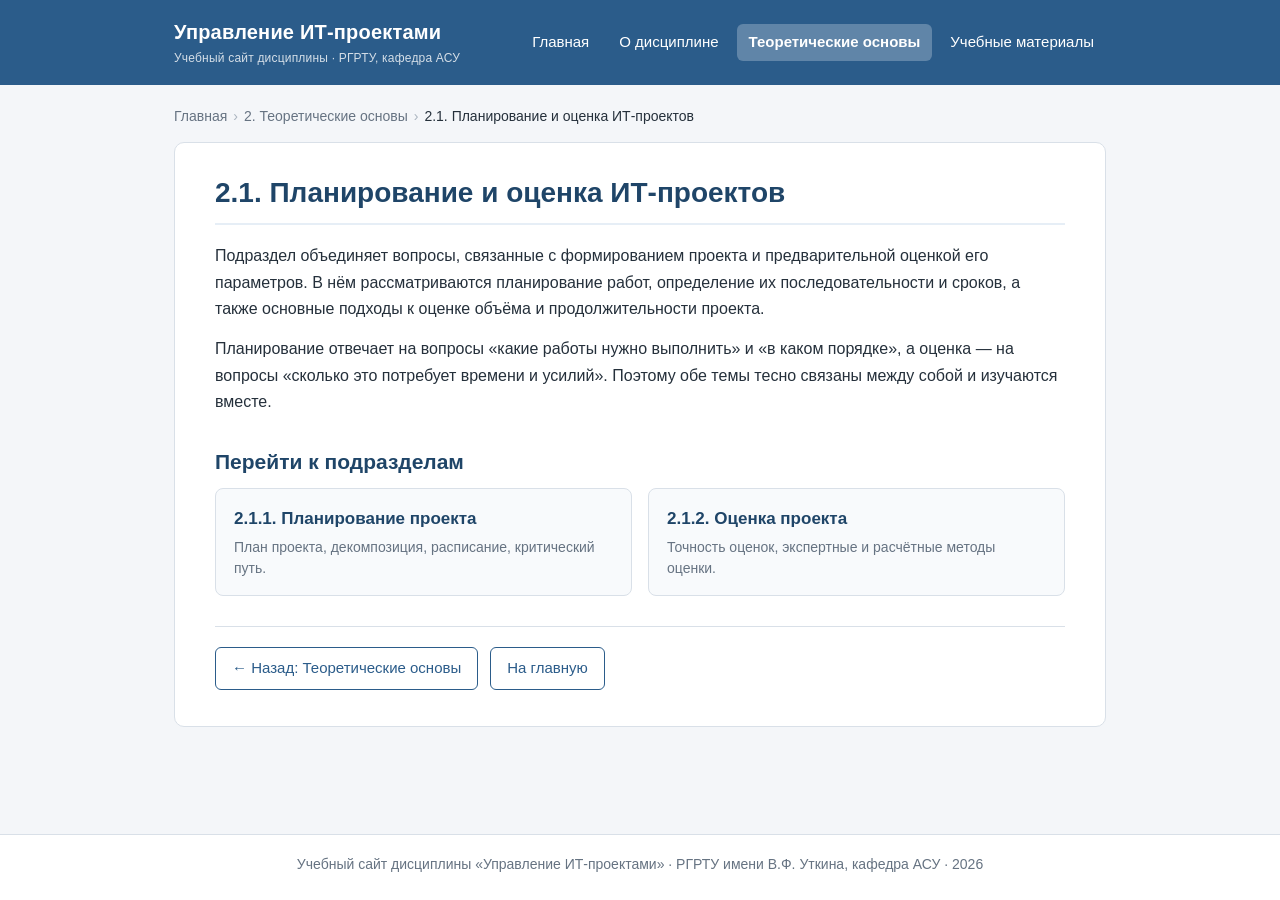
<file: pages/theory-planning.html>
<!DOCTYPE html>
<html lang="ru">
<head>
  <meta charset="UTF-8">
  <meta name="viewport" content="width=device-width, initial-scale=1.0">
  <title>Планирование и оценка ИТ-проектов — Управление ИТ-проектами</title>
  <link rel="stylesheet" href="../css/style.css">
</head>
<body data-page="theory-planning" data-root="../">
  <header class="site-header" id="site-header"></header>

  <div class="container">
    <nav class="breadcrumbs" id="breadcrumbs" aria-label="Навигационная цепочка"></nav>

    <main class="content">
      <h1>2.1. Планирование и оценка ИТ-проектов</h1>

      <p>Подраздел объединяет вопросы, связанные с формированием проекта и предварительной оценкой его параметров. В нём рассматриваются планирование работ, определение их последовательности и сроков, а также основные подходы к оценке объёма и продолжительности проекта.</p>
      <p>Планирование отвечает на вопросы «какие работы нужно выполнить» и «в каком порядке», а оценка — на вопросы «сколько это потребует времени и усилий». Поэтому обе темы тесно связаны между собой и изучаются вместе.</p>

      <noscript>
        <p class="js-error">Для работы навигации по сайту необходимо включить JavaScript в браузере.</p>
      </noscript>

      <div id="page-nav"></div>

    </main>
  </div>

  <footer class="site-footer">
    Учебный сайт дисциплины «Управление ИТ-проектами» · РГРТУ имени В.Ф. Уткина, кафедра АСУ · 2026
  </footer>

  <script src="../js/script.js"></script>
</body>
</html>
</file>
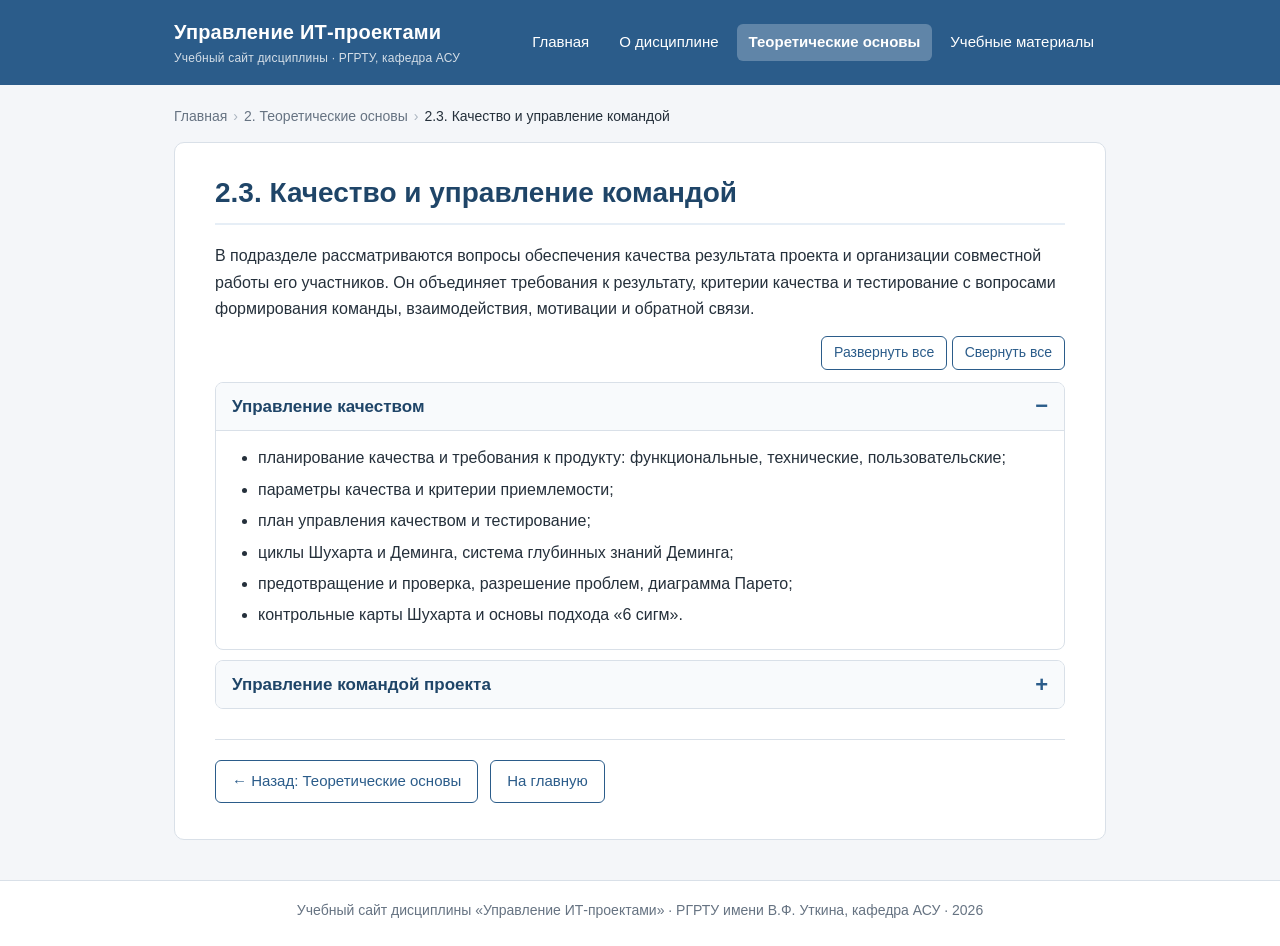
<file: pages/theory-quality.html>
<!DOCTYPE html>
<html lang="ru">
<head>
  <meta charset="UTF-8">
  <meta name="viewport" content="width=device-width, initial-scale=1.0">
  <title>Качество и управление командой — Управление ИТ-проектами</title>
  <link rel="stylesheet" href="../css/style.css">
</head>
<body data-page="theory-quality" data-root="../">
  <header class="site-header" id="site-header"></header>

  <div class="container">
    <nav class="breadcrumbs" id="breadcrumbs" aria-label="Навигационная цепочка"></nav>

    <main class="content">
      <h1>2.3. Качество и управление командой</h1>

      <p>В подразделе рассматриваются вопросы обеспечения качества результата проекта и организации совместной работы его участников. Он объединяет требования к результату, критерии качества и тестирование с вопросами формирования команды, взаимодействия, мотивации и обратной связи.</p>

      <div class="spoiler-tools" id="spoiler-tools"></div>

      <section class="spoiler" data-open="true">
        <h3 class="spoiler-title">Управление качеством</h3>
        <div class="spoiler-body">
          <ul>
            <li>планирование качества и требования к продукту: функциональные, технические, пользовательские;</li>
            <li>параметры качества и критерии приемлемости;</li>
            <li>план управления качеством и тестирование;</li>
            <li>циклы Шухарта и Деминга, система глубинных знаний Деминга;</li>
            <li>предотвращение и проверка, разрешение проблем, диаграмма Парето;</li>
            <li>контрольные карты Шухарта и основы подхода «6 сигм».</li>
          </ul>
        </div>
      </section>

      <section class="spoiler">
        <h3 class="spoiler-title">Управление командой проекта</h3>
        <div class="spoiler-body">
          <ul>
            <li>четырёхстадийная модель развития команды: формирование, притирка, нормализация, функционирование;</li>
            <li>зависимость стиля лидерства от уровня интеграции команды;</li>
            <li>реестр навыков, мотивация и вознаграждение;</li>
            <li>рабочие стили (профили) D.I.S.C.: доминирование, влияние, постоянство, соответствие;</li>
            <li>предпочтительные модели взаимодействия и формирование эффективной обратной связи.</li>
          </ul>
        </div>
      </section>

      <noscript>
        <p class="js-error">Для работы навигации по сайту необходимо включить JavaScript в браузере.</p>
      </noscript>

      <div id="page-nav"></div>

    </main>
  </div>

  <footer class="site-footer">
    Учебный сайт дисциплины «Управление ИТ-проектами» · РГРТУ имени В.Ф. Уткина, кафедра АСУ · 2026
  </footer>

  <script src="../js/script.js"></script>
</body>
</html>
</file>
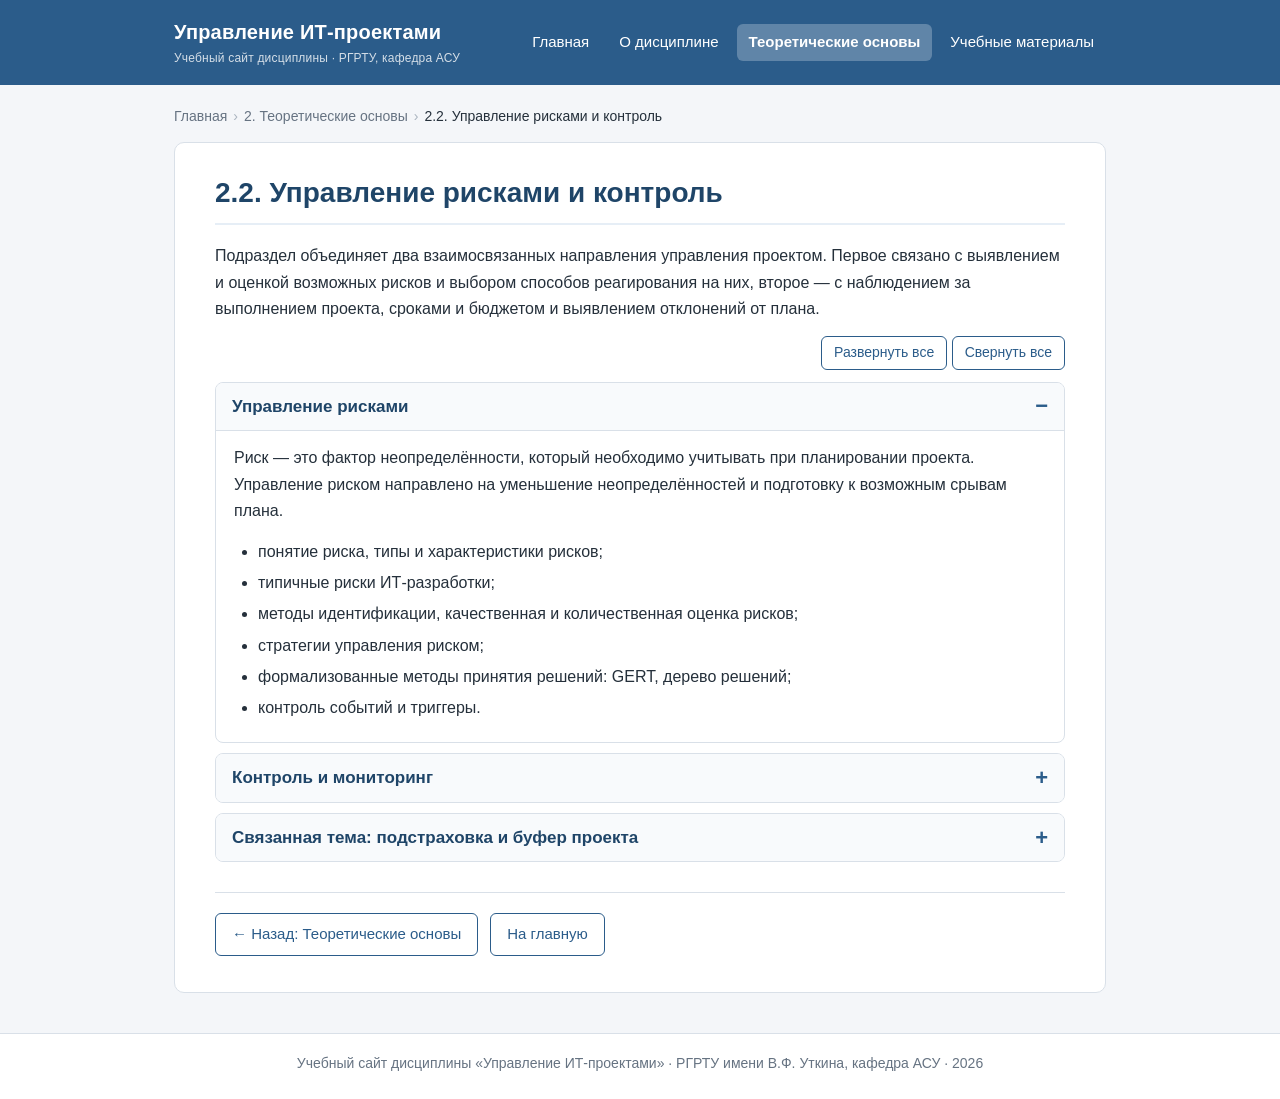
<file: pages/theory-risks.html>
<!DOCTYPE html>
<html lang="ru">
<head>
  <meta charset="UTF-8">
  <meta name="viewport" content="width=device-width, initial-scale=1.0">
  <title>Управление рисками и контроль — Управление ИТ-проектами</title>
  <link rel="stylesheet" href="../css/style.css">
</head>
<body data-page="theory-risks" data-root="../">
  <header class="site-header" id="site-header"></header>

  <div class="container">
    <nav class="breadcrumbs" id="breadcrumbs" aria-label="Навигационная цепочка"></nav>

    <main class="content">
      <h1>2.2. Управление рисками и контроль</h1>

      <p>Подраздел объединяет два взаимосвязанных направления управления проектом. Первое связано с выявлением и оценкой возможных рисков и выбором способов реагирования на них, второе — с наблюдением за выполнением проекта, сроками и бюджетом и выявлением отклонений от плана.</p>

      <div class="spoiler-tools" id="spoiler-tools"></div>

      <section class="spoiler" data-open="true">
        <h3 class="spoiler-title">Управление рисками</h3>
        <div class="spoiler-body">
          <p>Риск — это фактор неопределённости, который необходимо учитывать при планировании проекта. Управление риском направлено на уменьшение неопределённостей и подготовку к возможным срывам плана.</p>
          <ul>
            <li>понятие риска, типы и характеристики рисков;</li>
            <li>типичные риски ИТ-разработки;</li>
            <li>методы идентификации, качественная и количественная оценка рисков;</li>
            <li>стратегии управления риском;</li>
            <li>формализованные методы принятия решений: GERT, дерево решений;</li>
            <li>контроль событий и триггеры.</li>
          </ul>
        </div>
      </section>

      <section class="spoiler">
        <h3 class="spoiler-title">Контроль и мониторинг</h3>
        <div class="spoiler-body">
          <p>Контроль позволяет сравнить фактическое состояние проекта с планом и вовремя принять решения.</p>
          <ul>
            <li>контроль темпов работ и бюджета проекта;</li>
            <li>управление проектом «по контрольным точкам»;</li>
            <li>линия исполнения и BCF-анализ (анализ «базовый план — текущее состояние — прогноз на будущее»);</li>
            <li>диаграмма скольжения;</li>
            <li>индексы функционирования по расписанию и по стоимости;</li>
            <li>метод освоенного объёма, границы его применимости;</li>
            <li>диаграмма сгорания и другие методы контроля для Agile на примере системы JIRA.</li>
          </ul>
        </div>
      </section>

      <section class="spoiler">
        <h3 class="spoiler-title">Связанная тема: подстраховка и буфер проекта</h3>
        <div class="spoiler-body">
          <p>К управлению рисками примыкают вопросы управления разработкой: правило Парето, подстраховка (буфер) в сроках работ, причины её «разбазаривания» и способы управления, сохраняющие подстраховку. Рассматриваются также концепция критической цепи и мониторинг буфера проекта.</p>
        </div>
      </section>

      <noscript>
        <p class="js-error">Для работы навигации по сайту необходимо включить JavaScript в браузере.</p>
      </noscript>

      <div id="page-nav"></div>

    </main>
  </div>

  <footer class="site-footer">
    Учебный сайт дисциплины «Управление ИТ-проектами» · РГРТУ имени В.Ф. Уткина, кафедра АСУ · 2026
  </footer>

  <script src="../js/script.js"></script>
</body>
</html>
</file>
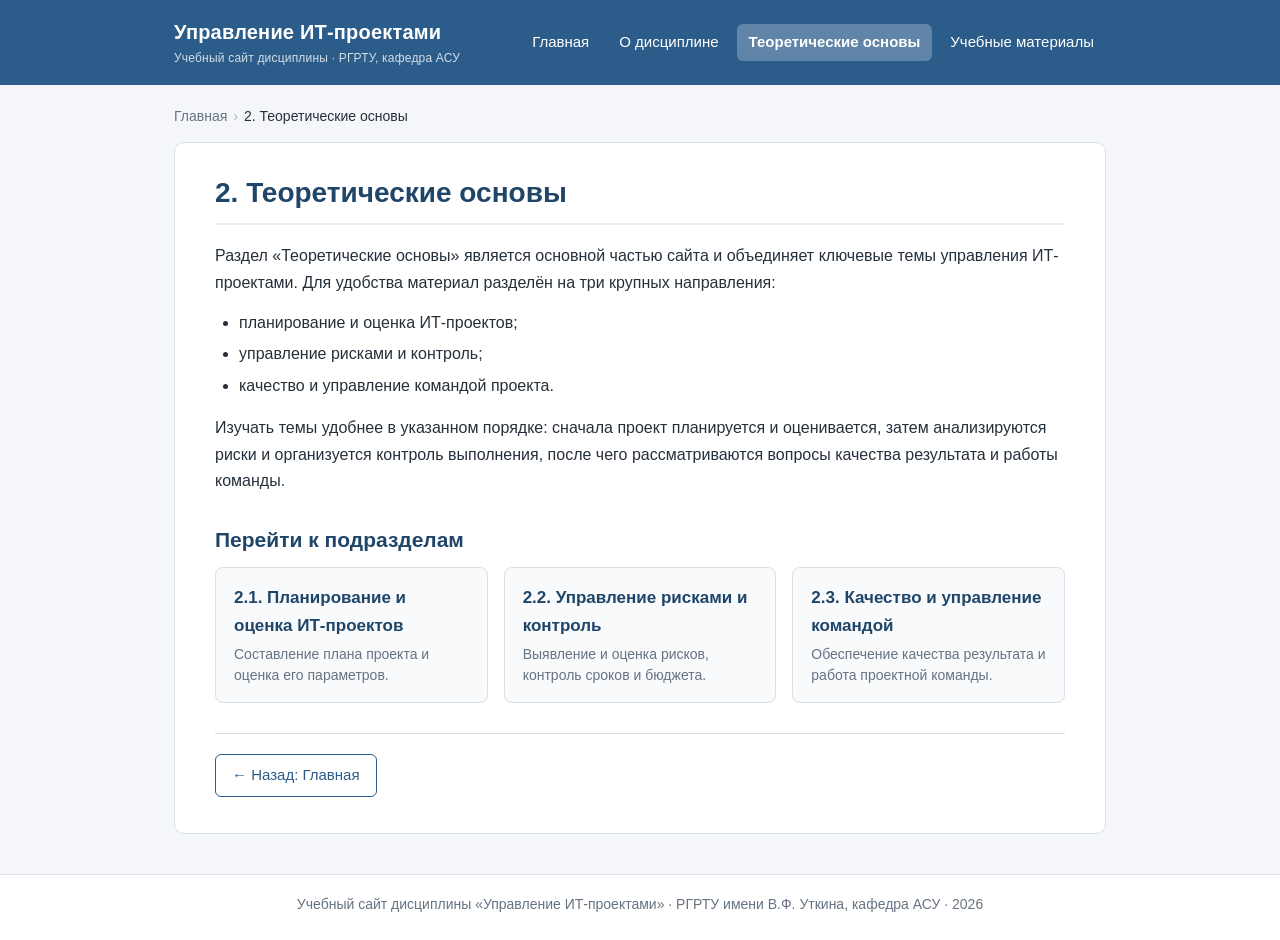
<file: pages/theory.html>
<!DOCTYPE html>
<html lang="ru">
<head>
  <meta charset="UTF-8">
  <meta name="viewport" content="width=device-width, initial-scale=1.0">
  <title>Теоретические основы — Управление ИТ-проектами</title>
  <link rel="stylesheet" href="../css/style.css">
</head>
<body data-page="theory" data-root="../">
  <header class="site-header" id="site-header"></header>

  <div class="container">
    <nav class="breadcrumbs" id="breadcrumbs" aria-label="Навигационная цепочка"></nav>

    <main class="content">
      <h1>2. Теоретические основы</h1>

      <p>Раздел «Теоретические основы» является основной частью сайта и объединяет ключевые темы управления ИТ-проектами. Для удобства материал разделён на три крупных направления:</p>
      <ul>
        <li>планирование и оценка ИТ-проектов;</li>
        <li>управление рисками и контроль;</li>
        <li>качество и управление командой проекта.</li>
      </ul>
      <p>Изучать темы удобнее в указанном порядке: сначала проект планируется и оценивается, затем анализируются риски и организуется контроль выполнения, после чего рассматриваются вопросы качества результата и работы команды.</p>

      <noscript>
        <p class="js-error">Для работы навигации по сайту необходимо включить JavaScript в браузере.</p>
      </noscript>

      <div id="page-nav"></div>

    </main>
  </div>

  <footer class="site-footer">
    Учебный сайт дисциплины «Управление ИТ-проектами» · РГРТУ имени В.Ф. Уткина, кафедра АСУ · 2026
  </footer>

  <script src="../js/script.js"></script>
</body>
</html>
</file>
<file: css/style.css>
/* ===== Базовые настройки ===== */
:root {
  --bg: #f4f6f9;
  --surface: #ffffff;
  --text: #25303b;
  --muted: #667382;
  --accent: #2b5c8a;
  --accent-dark: #1f4568;
  --accent-light: #e6eef6;
  --border: #d9e0e8;
}

* { box-sizing: border-box; }

html { scroll-behavior: smooth; }

body {
  margin: 0;
  font-family: "Segoe UI", Roboto, Arial, sans-serif;
  font-size: 16px;
  line-height: 1.65;
  color: var(--text);
  background: var(--bg);
  min-height: 100vh;
  display: flex;
  flex-direction: column;
}

/* ===== Ссылки ===== */
a {
  color: var(--accent);
  text-decoration: none;
  transition: color 0.15s, background-color 0.15s, border-color 0.15s;
}
a:hover { color: var(--accent-dark); }
a:focus-visible, button:focus-visible {
  outline: 2px solid var(--accent);
  outline-offset: 2px;
}

/* ===== Шапка ===== */
.site-header {
  background: var(--accent);
  color: #fff;
}
.header-inner {
  max-width: 980px;
  margin: 0 auto;
  padding: 16px 24px;
  display: flex;
  align-items: center;
  justify-content: space-between;
  gap: 24px;
}
.site-title {
  color: #fff;
  font-size: 20px;
  font-weight: 600;
  letter-spacing: 0.2px;
}
.site-title:hover { color: #fff; opacity: 0.9; }
.site-title small {
  display: block;
  font-size: 12px;
  font-weight: 400;
  opacity: 0.8;
}
.main-menu { display: flex; gap: 6px; flex-wrap: wrap; }
.main-menu a {
  color: #fff;
  padding: 6px 12px;
  border-radius: 6px;
  font-size: 15px;
}
.main-menu a:hover { background: rgba(255, 255, 255, 0.15); color: #fff; }
.main-menu a.active { background: rgba(255, 255, 255, 0.25); font-weight: 600; }

/* ===== Каркас ===== */
.container {
  width: 100%;
  max-width: 980px;
  margin: 0 auto;
  padding: 20px 24px 40px;
  flex: 1;
}

.breadcrumbs {
  font-size: 14px;
  color: var(--muted);
  margin-bottom: 14px;
  min-height: 22px;
}
.breadcrumbs a { color: var(--muted); }
.breadcrumbs a:hover { color: var(--accent); }
.breadcrumbs .sep { margin: 0 6px; color: #aab4bf; }
.breadcrumbs .current { color: var(--text); }

.content {
  background: var(--surface);
  border: 1px solid var(--border);
  border-radius: 10px;
  padding: 32px 40px 36px;
}

/* ===== Текст ===== */
h1 {
  margin: 0 0 18px;
  font-size: 28px;
  line-height: 1.3;
  color: var(--accent-dark);
  padding-bottom: 12px;
  border-bottom: 2px solid var(--accent-light);
}
h2 { margin: 30px 0 12px; font-size: 21px; line-height: 1.35; color: var(--accent-dark); }
h3 { margin: 22px 0 8px; font-size: 17px; line-height: 1.4; }
p { margin: 0 0 14px; }
.lead { font-size: 18px; color: #3b4856; }
ul, ol { margin: 0 0 16px; padding-left: 24px; }
li { margin-bottom: 5px; }

/* ===== Таблица фактов ===== */
table.facts {
  width: 100%;
  border-collapse: collapse;
  margin: 8px 0 20px;
  font-size: 15px;
}
table.facts th, table.facts td {
  text-align: left;
  vertical-align: top;
  padding: 9px 14px;
  border: 1px solid var(--border);
}
table.facts th { width: 38%; background: var(--accent-light); font-weight: 600; }

/* ===== Информационная врезка ===== */
.note {
  background: var(--accent-light);
  border-left: 4px solid var(--accent);
  border-radius: 4px;
  padding: 12px 16px;
  margin: 16px 0;
}

/* ===== Раскрывающиеся блоки (JS) ===== */
.spoiler-tools { margin: 6px 0 12px; text-align: right; }
.spoiler {
  border: 1px solid var(--border);
  border-radius: 8px;
  margin-bottom: 10px;
  overflow: hidden;
}
.spoiler-title { margin: 0; font-size: 17px; }
.spoiler-btn {
  width: 100%;
  display: flex;
  align-items: center;
  justify-content: space-between;
  gap: 12px;
  padding: 12px 16px;
  font: inherit;
  font-weight: 600;
  text-align: left;
  color: var(--accent-dark);
  background: #f8fafc;
  border: none;
  cursor: pointer;
}
.spoiler-btn:hover { background: var(--accent-light); }
.spoiler-btn::after {
  content: "+";
  font-size: 22px;
  line-height: 1;
  color: var(--accent);
  flex-shrink: 0;
}
.spoiler-btn[aria-expanded="true"]::after { content: "\2212"; }
.spoiler-body { padding: 14px 18px 4px; border-top: 1px solid var(--border); }
.spoiler.collapsed .spoiler-body { display: none; }

/* ===== Кнопки и ссылки-кнопки ===== */
.btn {
  display: inline-block;
  padding: 8px 16px;
  font: inherit;
  font-size: 15px;
  color: var(--accent);
  background: var(--surface);
  border: 1px solid var(--accent);
  border-radius: 6px;
  cursor: pointer;
}
.btn:hover { background: var(--accent); color: #fff; }
.btn-small { padding: 4px 12px; font-size: 14px; }

/* ===== Карточки следующих страниц ===== */
.next-block { margin-top: 32px; }
.cards {
  display: grid;
  grid-template-columns: repeat(auto-fit, minmax(260px, 1fr));
  gap: 16px;
}
.card {
  display: block;
  padding: 16px 18px;
  background: #f8fafc;
  border: 1px solid var(--border);
  border-radius: 8px;
  color: var(--text);
}
.card:hover {
  border-color: var(--accent);
  background: var(--accent-light);
  color: var(--text);
}
.card-title { display: block; font-weight: 600; font-size: 17px; color: var(--accent-dark); margin-bottom: 4px; }
.card-desc { display: block; font-size: 14px; color: var(--muted); line-height: 1.5; }

/* ===== Нижняя навигация ===== */
.page-actions {
  display: flex;
  flex-wrap: wrap;
  gap: 12px;
  margin-top: 30px;
  padding-top: 20px;
  border-top: 1px solid var(--border);
}

/* ===== Файлы для скачивания ===== */
.files { list-style: none; padding: 0; margin: 12px 0 20px; }
.files li { margin-bottom: 10px; }
.file-link {
  display: flex;
  align-items: center;
  gap: 14px;
  padding: 12px 16px;
  background: #f8fafc;
  border: 1px solid var(--border);
  border-radius: 8px;
  color: var(--text);
}
.file-link:hover { border-color: var(--accent); background: var(--accent-light); color: var(--text); }
.file-badge {
  flex-shrink: 0;
  padding: 3px 8px;
  font-size: 12px;
  font-weight: 700;
  color: #fff;
  background: #b5483f;
  border-radius: 4px;
}
.file-name { font-weight: 600; }
.file-hint { display: block; font-size: 13px; color: var(--muted); font-weight: 400; }
.file-action { margin-left: auto; font-size: 14px; color: var(--accent); white-space: nowrap; }

/* ===== Карта сайта ===== */
.sitemap, .sitemap ul { list-style: none; margin: 0; padding-left: 0; }
.sitemap ul { padding-left: 22px; border-left: 1px solid var(--border); margin-left: 6px; }
.sitemap li { margin: 4px 0; }
.sitemap a { padding: 1px 4px; border-radius: 4px; }
.sitemap a:hover { background: var(--accent-light); }

/* ===== Сообщения об ошибках ===== */
.js-error {
  padding: 12px 16px;
  margin-bottom: 16px;
  background: #fdecea;
  border-left: 4px solid #c0392b;
  border-radius: 4px;
  color: #7a271d;
}

/* ===== Кнопка «Наверх» ===== */
#to-top {
  position: fixed;
  right: 24px;
  bottom: 24px;
  width: 44px;
  height: 44px;
  font-size: 20px;
  color: #fff;
  background: var(--accent);
  border: none;
  border-radius: 50%;
  cursor: pointer;
  opacity: 0;
  visibility: hidden;
  transition: opacity 0.2s, visibility 0.2s, background-color 0.15s;
}
#to-top.visible { opacity: 1; visibility: visible; }
#to-top:hover { background: var(--accent-dark); }

/* ===== Подвал ===== */
.site-footer {
  text-align: center;
  font-size: 14px;
  color: var(--muted);
  padding: 18px 24px 24px;
  border-top: 1px solid var(--border);
  background: var(--surface);
}
</file>
